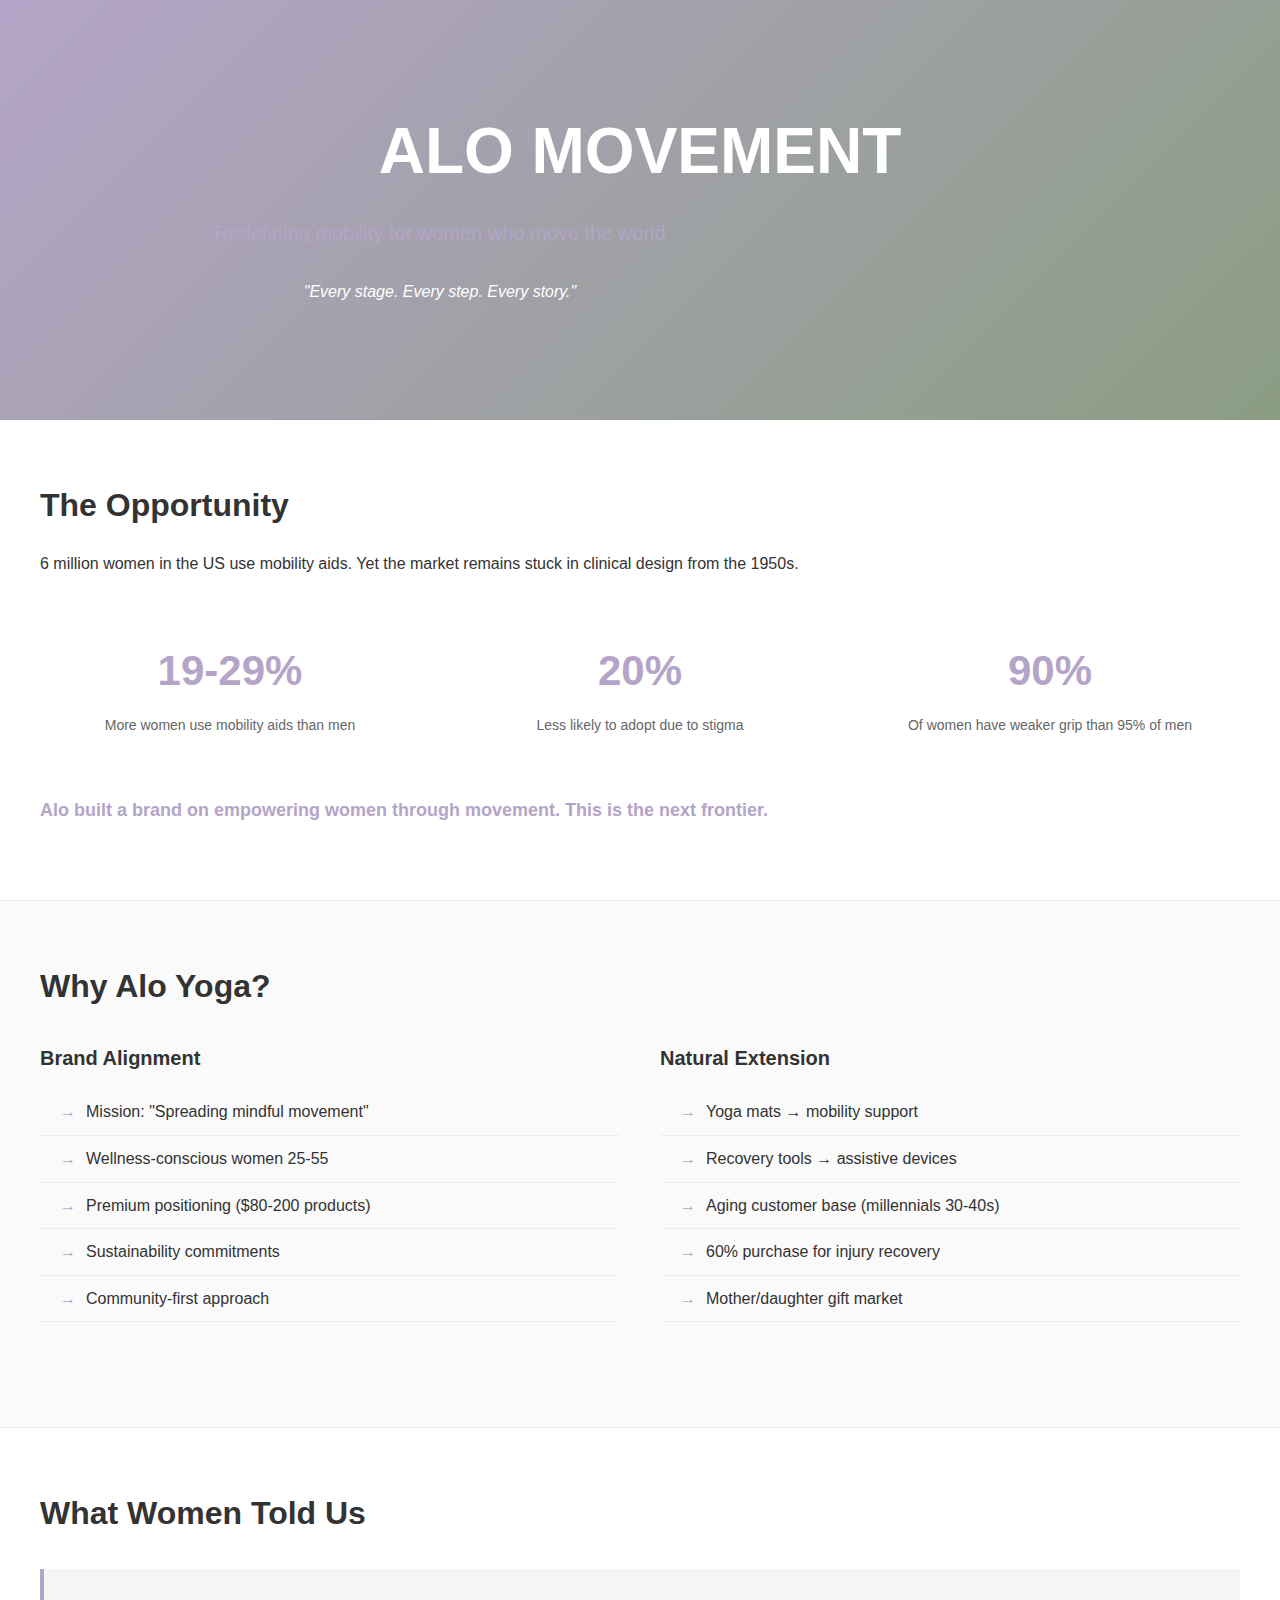
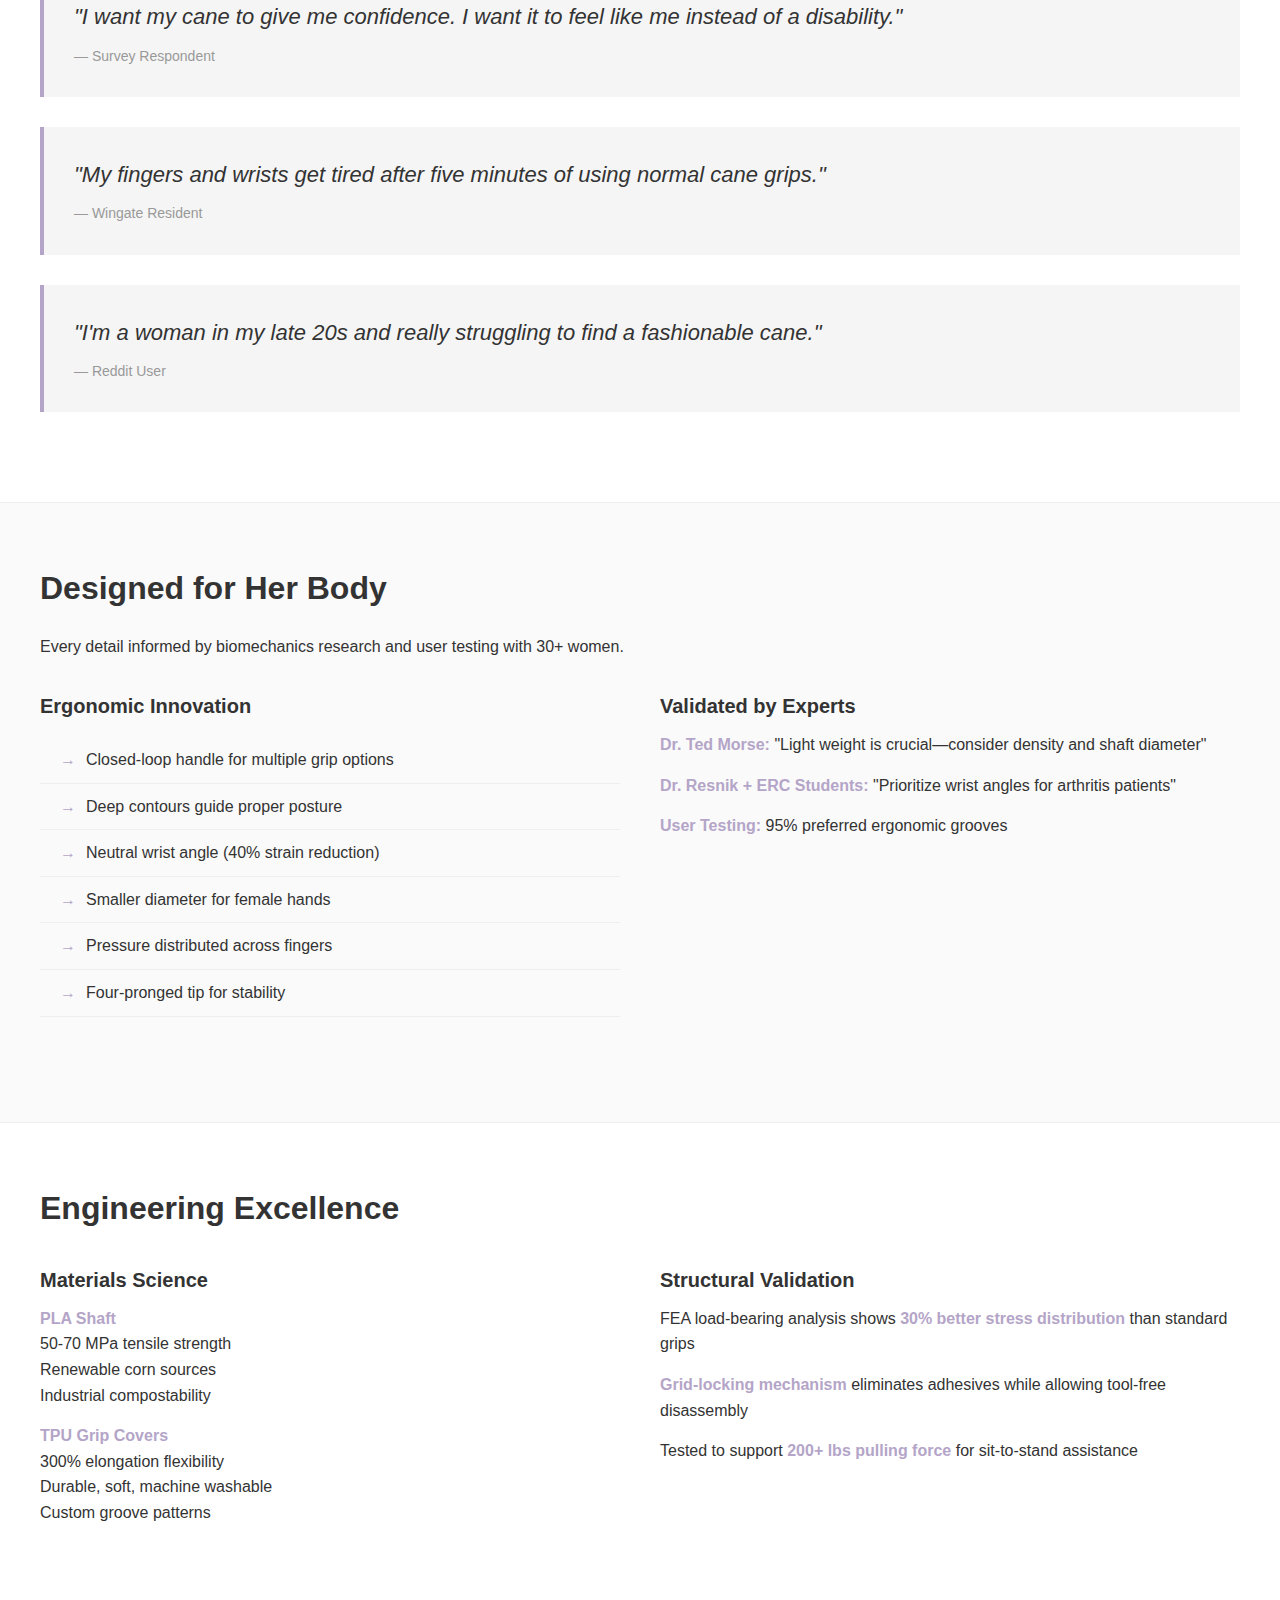
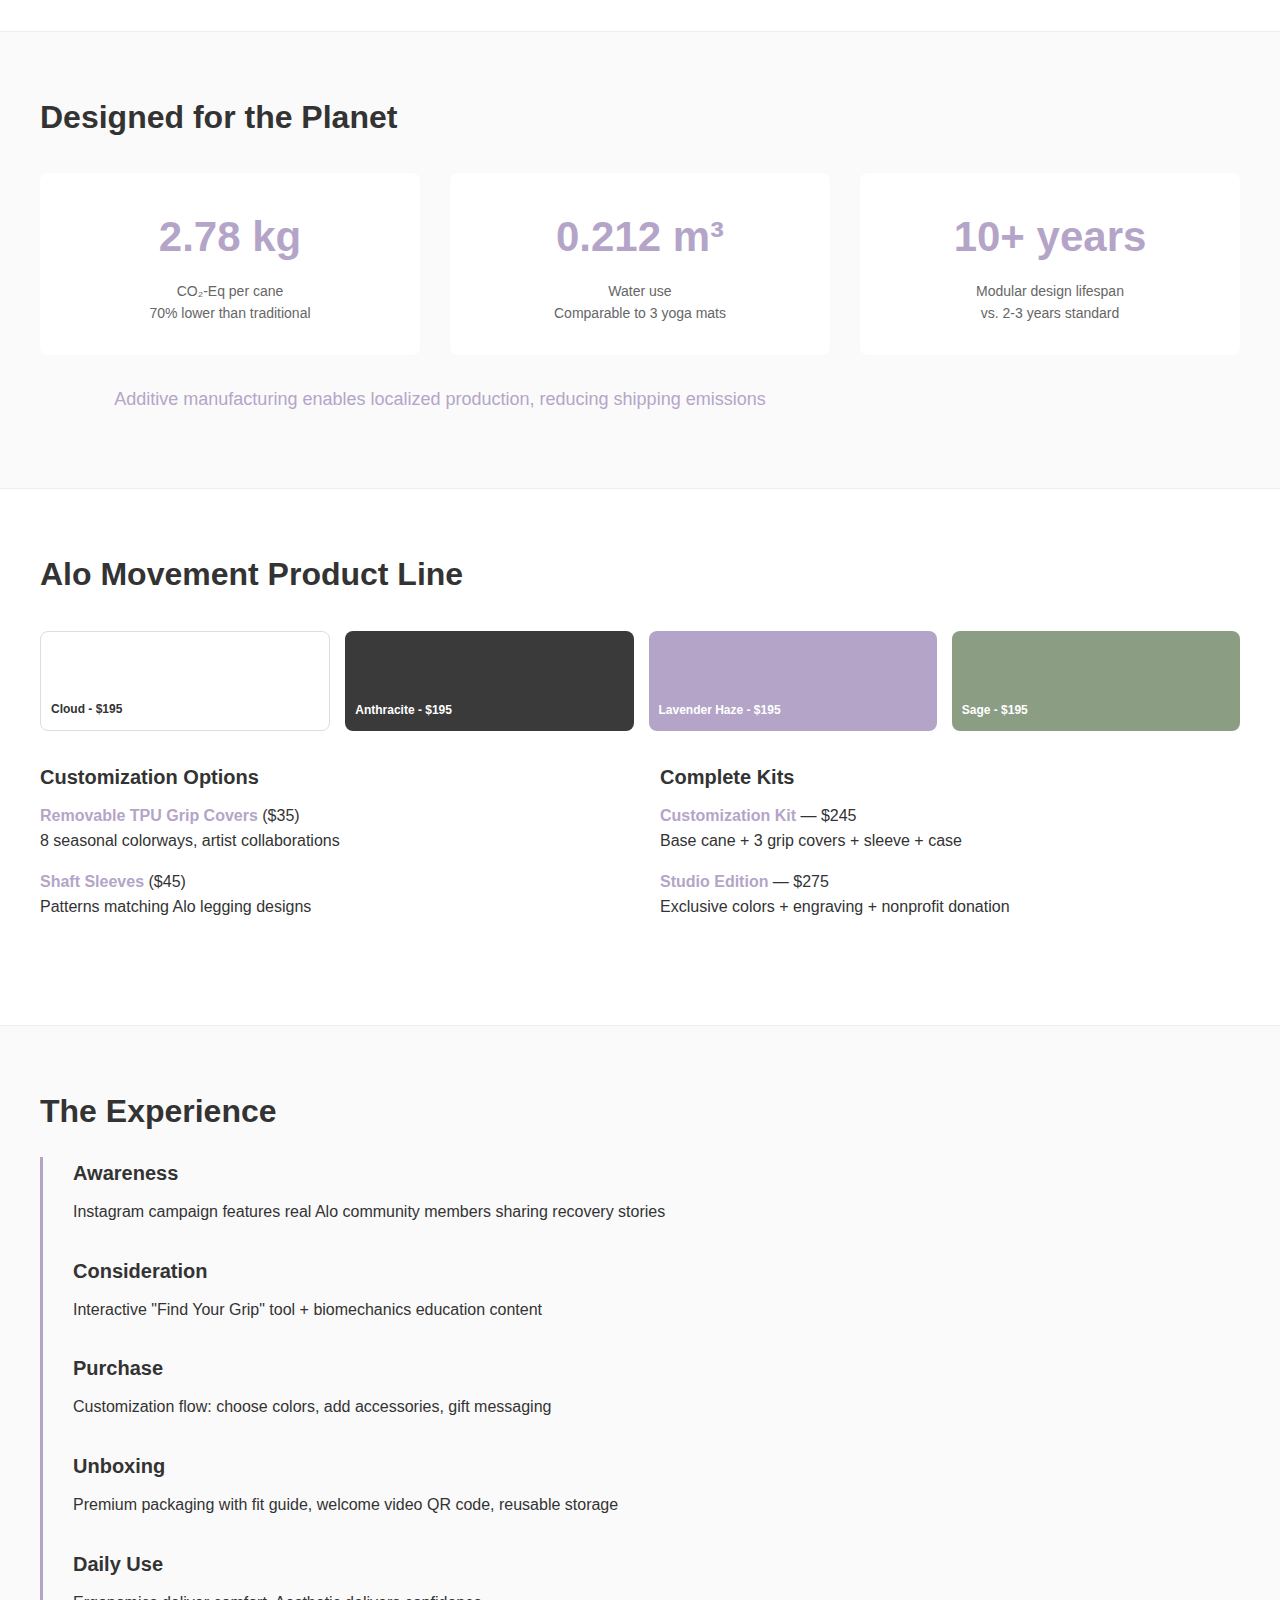
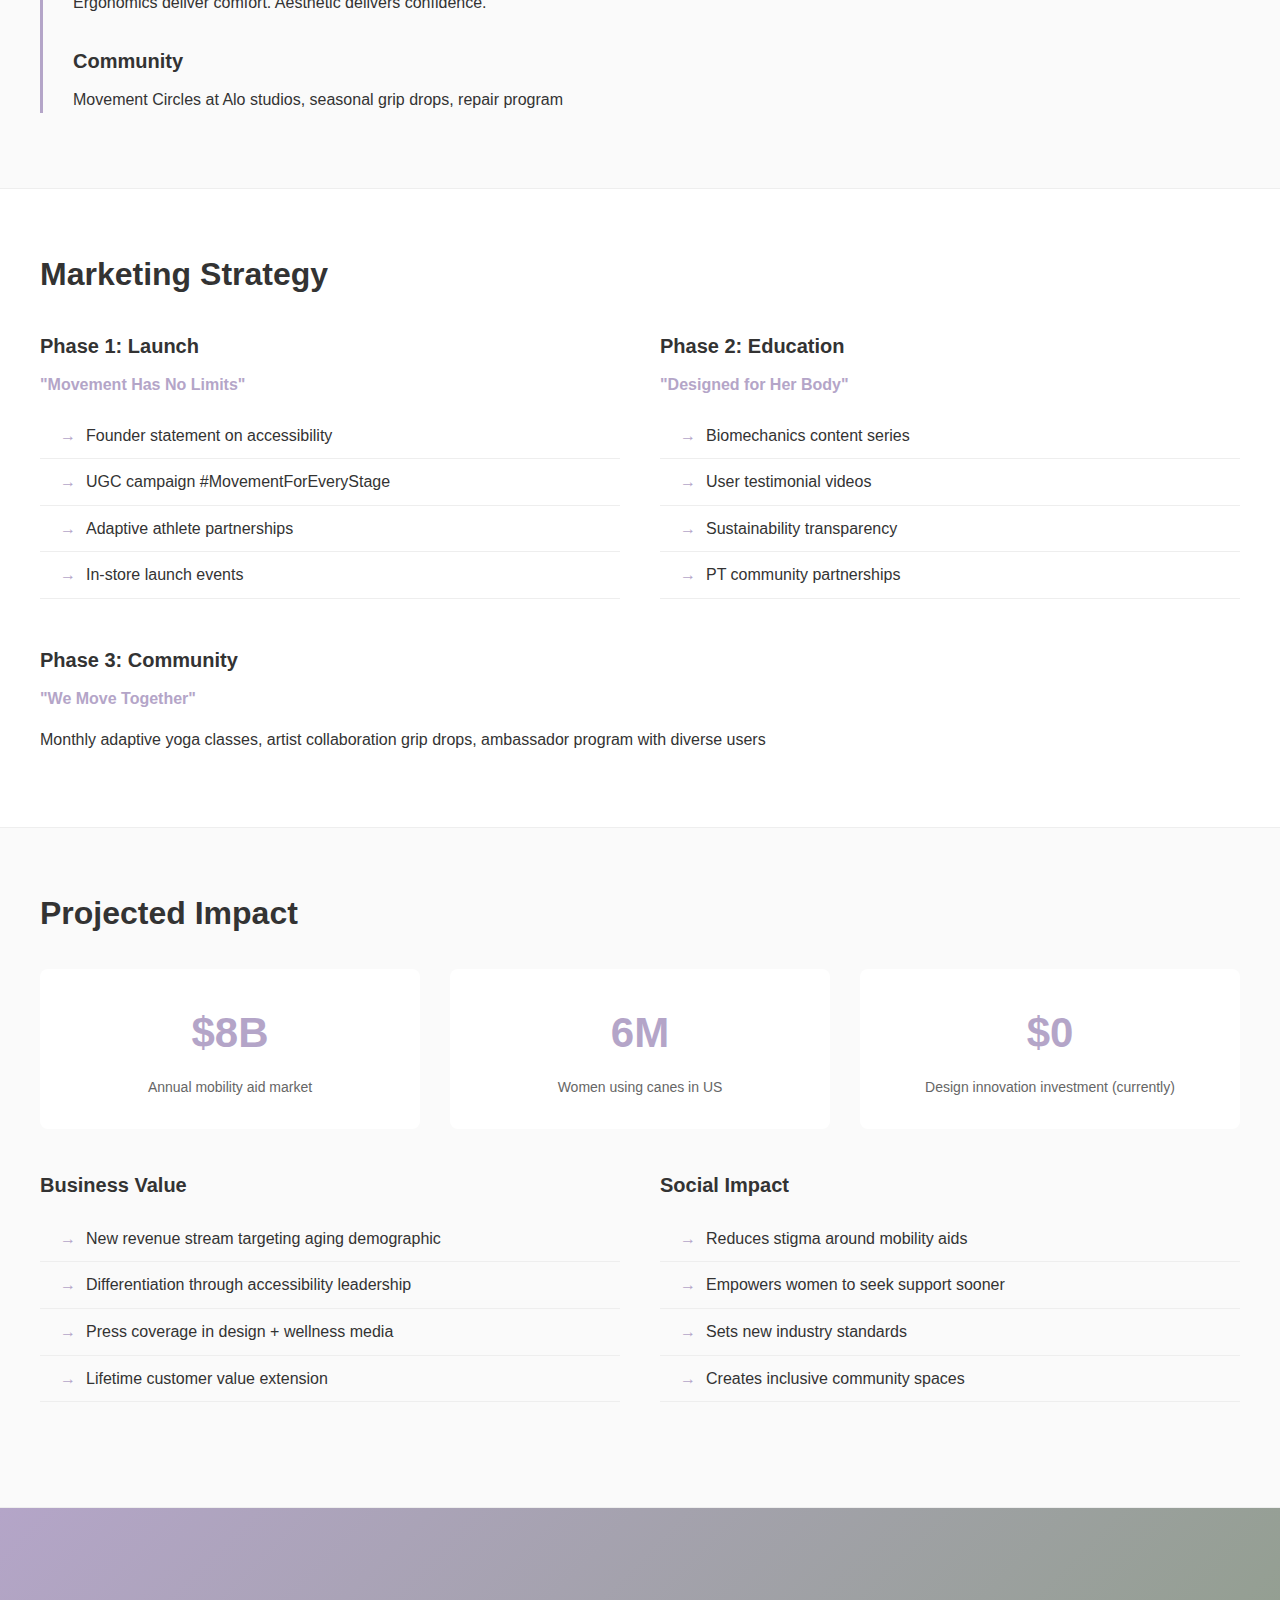
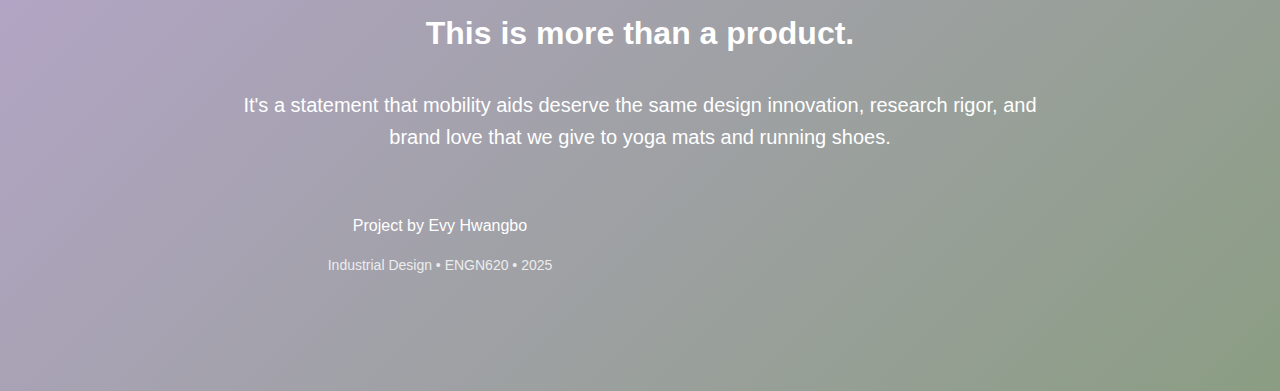
<file: file.html>
<!DOCTYPE html>
<html lang="en">
<head>
    <meta charset="UTF-8">
    <meta name="viewport" content="width=device-width, initial-scale=1.0">
    <style>
        * {
            margin: 0;
            padding: 0;
            box-sizing: border-box;
        }
        
        body {
            font-family: -apple-system, BlinkMacSystemFont, 'Segoe UI', sans-serif;
            line-height: 1.6;
            color: #333;
            background: white;
        }
        
        .section {
            padding: 60px 40px;
            border-bottom: 1px solid #eee;
        }
        
        .section:nth-child(odd) {
            background: #fafafa;
        }
        
        h1 {
            font-size: 48px;
            margin-bottom: 15px;
            font-weight: 700;
        }
        
        h2 {
            font-size: 32px;
            margin-bottom: 20px;
            font-weight: 600;
        }
        
        h3 {
            font-size: 20px;
            margin-bottom: 10px;
            font-weight: 600;
        }
        
        p {
            font-size: 16px;
            margin-bottom: 15px;
            max-width: 800px;
        }
        
        .subtitle {
            font-size: 20px;
            color: #B4A5C8;
            margin-bottom: 30px;
        }
        
        .hero {
            text-align: center;
            padding: 100px 40px;
            background: linear-gradient(135deg, #B4A5C8, #8B9D83);
            color: white;
        }
        
        .hero h1 {
            font-size: 64px;
            color: white;
        }
        
        .stats {
            display: grid;
            grid-template-columns: repeat(3, 1fr);
            gap: 30px;
            margin: 30px 0;
        }
        
        .stat {
            text-align: center;
            padding: 30px;
            background: white;
            border-radius: 8px;
        }
        
        .stat-number {
            font-size: 42px;
            font-weight: 700;
            color: #B4A5C8;
            margin-bottom: 10px;
        }
        
        .stat-label {
            font-size: 14px;
            color: #666;
        }
        
        .grid {
            display: grid;
            grid-template-columns: 1fr 1fr;
            gap: 40px;
            margin: 30px 0;
        }
        
        ul {
            list-style: none;
            margin: 15px 0;
        }
        
        li {
            padding: 10px 0;
            padding-left: 20px;
            border-bottom: 1px solid #eee;
        }
        
        li:before {
            content: "→";
            margin-right: 10px;
            color: #B4A5C8;
            font-weight: bold;
        }
        
        .quote {
            font-size: 22px;
            font-style: italic;
            padding: 30px;
            background: #f5f5f5;
            border-left: 4px solid #B4A5C8;
            margin: 30px 0;
        }
        
        .quote-author {
            font-size: 14px;
            font-style: normal;
            color: #999;
            margin-top: 10px;
        }
        
        .colors {
            display: flex;
            gap: 15px;
            margin: 30px 0;
        }
        
        .color {
            flex: 1;
            height: 100px;
            border-radius: 8px;
            display: flex;
            align-items: flex-end;
            padding: 10px;
            color: white;
            font-size: 12px;
            font-weight: 600;
        }
        
        strong {
            color: #B4A5C8;
        }
    </style>
</head>
<body>

<!-- HERO -->
<div class="hero">
    <h1>ALO MOVEMENT</h1>
    <p class="subtitle">Redefining mobility for women who move the world</p>
    <p style="margin-top: 30px; font-style: italic;">"Every stage. Every step. Every story."</p>
</div>

<!-- OPPORTUNITY -->
<div class="section">
    <h2>The Opportunity</h2>
    <p>6 million women in the US use mobility aids. Yet the market remains stuck in clinical design from the 1950s.</p>
    
    <div class="stats">
        <div class="stat">
            <div class="stat-number">19-29%</div>
            <div class="stat-label">More women use mobility aids than men</div>
        </div>
        <div class="stat">
            <div class="stat-number">20%</div>
            <div class="stat-label">Less likely to adopt due to stigma</div>
        </div>
        <div class="stat">
            <div class="stat-number">90%</div>
            <div class="stat-label">Of women have weaker grip than 95% of men</div>
        </div>
    </div>
    
    <p style="font-size: 18px; color: #B4A5C8; margin-top: 30px;"><strong>Alo built a brand on empowering women through movement. This is the next frontier.</strong></p>
</div>

<!-- WHY ALO -->
<div class="section">
    <h2>Why Alo Yoga?</h2>
    <div class="grid">
        <div>
            <h3>Brand Alignment</h3>
            <ul>
                <li>Mission: "Spreading mindful movement"</li>
                <li>Wellness-conscious women 25-55</li>
                <li>Premium positioning ($80-200 products)</li>
                <li>Sustainability commitments</li>
                <li>Community-first approach</li>
            </ul>
        </div>
        <div>
            <h3>Natural Extension</h3>
            <ul>
                <li>Yoga mats → mobility support</li>
                <li>Recovery tools → assistive devices</li>
                <li>Aging customer base (millennials 30-40s)</li>
                <li>60% purchase for injury recovery</li>
                <li>Mother/daughter gift market</li>
            </ul>
        </div>
    </div>
</div>

<!-- PROBLEM -->
<div class="section">
    <h2>What Women Told Us</h2>
    
    <div class="quote">
        "I want my cane to give me confidence. I want it to feel like me instead of a disability."
        <div class="quote-author">— Survey Respondent</div>
    </div>
    
    <div class="quote">
        "My fingers and wrists get tired after five minutes of using normal cane grips."
        <div class="quote-author">— Wingate Resident</div>
    </div>
    
    <div class="quote">
        "I'm a woman in my late 20s and really struggling to find a fashionable cane."
        <div class="quote-author">— Reddit User</div>
    </div>
</div>

<!-- SOLUTION -->
<div class="section">
    <h2>Designed for Her Body</h2>
    <p>Every detail informed by biomechanics research and user testing with 30+ women.</p>
    
    <div class="grid">
        <div>
            <h3>Ergonomic Innovation</h3>
            <ul>
                <li>Closed-loop handle for multiple grip options</li>
                <li>Deep contours guide proper posture</li>
                <li>Neutral wrist angle (40% strain reduction)</li>
                <li>Smaller diameter for female hands</li>
                <li>Pressure distributed across fingers</li>
                <li>Four-pronged tip for stability</li>
            </ul>
        </div>
        <div>
            <h3>Validated by Experts</h3>
            <p><strong>Dr. Ted Morse:</strong> "Light weight is crucial—consider density and shaft diameter"</p>
            <p><strong>Dr. Resnik + ERC Students:</strong> "Prioritize wrist angles for arthritis patients"</p>
            <p><strong>User Testing:</strong> 95% preferred ergonomic grooves</p>
        </div>
    </div>
</div>

<!-- ENGINEERING -->
<div class="section">
    <h2>Engineering Excellence</h2>
    
    <div class="grid">
        <div>
            <h3>Materials Science</h3>
            <p><strong>PLA Shaft</strong><br>
            50-70 MPa tensile strength<br>
            Renewable corn sources<br>
            Industrial compostability</p>
            
            <p><strong>TPU Grip Covers</strong><br>
            300% elongation flexibility<br>
            Durable, soft, machine washable<br>
            Custom groove patterns</p>
        </div>
        <div>
            <h3>Structural Validation</h3>
            <p>FEA load-bearing analysis shows <strong>30% better stress distribution</strong> than standard grips</p>
            
            <p><strong>Grid-locking mechanism</strong> eliminates adhesives while allowing tool-free disassembly</p>
            
            <p>Tested to support <strong>200+ lbs pulling force</strong> for sit-to-stand assistance</p>
        </div>
    </div>
</div>

<!-- SUSTAINABILITY -->
<div class="section">
    <h2>Designed for the Planet</h2>
    
    <div class="stats">
        <div class="stat">
            <div class="stat-number">2.78 kg</div>
            <div class="stat-label">CO₂-Eq per cane<br>70% lower than traditional</div>
        </div>
        <div class="stat">
            <div class="stat-number">0.212 m³</div>
            <div class="stat-label">Water use<br>Comparable to 3 yoga mats</div>
        </div>
        <div class="stat">
            <div class="stat-number">10+ years</div>
            <div class="stat-label">Modular design lifespan<br>vs. 2-3 years standard</div>
        </div>
    </div>
    
    <p style="text-align: center; margin-top: 30px; font-size: 18px; color: #B4A5C8;">Additive manufacturing enables localized production, reducing shipping emissions</p>
</div>

<!-- PRODUCT LINE -->
<div class="section">
    <h2>Alo Movement Product Line</h2>
    
    <div class="colors">
        <div class="color" style="background: #FFFFFF; color: #333; border: 1px solid #ddd;">Cloud - $195</div>
        <div class="color" style="background: #3A3A3A;">Anthracite - $195</div>
        <div class="color" style="background: #B4A5C8;">Lavender Haze - $195</div>
        <div class="color" style="background: #8B9D83;">Sage - $195</div>
    </div>
    
    <div class="grid">
        <div>
            <h3>Customization Options</h3>
            <p><strong>Removable TPU Grip Covers</strong> ($35)<br>
            8 seasonal colorways, artist collaborations</p>
            
            <p><strong>Shaft Sleeves</strong> ($45)<br>
            Patterns matching Alo legging designs</p>
        </div>
        <div>
            <h3>Complete Kits</h3>
            <p><strong>Customization Kit</strong> — $245<br>
            Base cane + 3 grip covers + sleeve + case</p>
            
            <p><strong>Studio Edition</strong> — $275<br>
            Exclusive colors + engraving + nonprofit donation</p>
        </div>
    </div>
</div>

<!-- USER JOURNEY -->
<div class="section">
    <h2>The Experience</h2>
    
    <div style="padding-left: 30px; border-left: 3px solid #B4A5C8;">
        <div style="margin-bottom: 30px;">
            <h3>Awareness</h3>
            <p>Instagram campaign features real Alo community members sharing recovery stories</p>
        </div>
        <div style="margin-bottom: 30px;">
            <h3>Consideration</h3>
            <p>Interactive "Find Your Grip" tool + biomechanics education content</p>
        </div>
        <div style="margin-bottom: 30px;">
            <h3>Purchase</h3>
            <p>Customization flow: choose colors, add accessories, gift messaging</p>
        </div>
        <div style="margin-bottom: 30px;">
            <h3>Unboxing</h3>
            <p>Premium packaging with fit guide, welcome video QR code, reusable storage</p>
        </div>
        <div style="margin-bottom: 30px;">
            <h3>Daily Use</h3>
            <p>Ergonomics deliver comfort. Aesthetic delivers confidence.</p>
        </div>
        <div>
            <h3>Community</h3>
            <p>Movement Circles at Alo studios, seasonal grip drops, repair program</p>
        </div>
    </div>
</div>

<!-- MARKETING -->
<div class="section">
    <h2>Marketing Strategy</h2>
    
    <div class="grid">
        <div>
            <h3>Phase 1: Launch</h3>
            <p><strong>"Movement Has No Limits"</strong></p>
            <ul>
                <li>Founder statement on accessibility</li>
                <li>UGC campaign #MovementForEveryStage</li>
                <li>Adaptive athlete partnerships</li>
                <li>In-store launch events</li>
            </ul>
        </div>
        <div>
            <h3>Phase 2: Education</h3>
            <p><strong>"Designed for Her Body"</strong></p>
            <ul>
                <li>Biomechanics content series</li>
                <li>User testimonial videos</li>
                <li>Sustainability transparency</li>
                <li>PT community partnerships</li>
            </ul>
        </div>
    </div>
    
    <div style="margin-top: 30px;">
        <h3>Phase 3: Community</h3>
        <p><strong>"We Move Together"</strong></p>
        <p>Monthly adaptive yoga classes, artist collaboration grip drops, ambassador program with diverse users</p>
    </div>
</div>

<!-- IMPACT -->
<div class="section">
    <h2>Projected Impact</h2>
    
    <div class="stats">
        <div class="stat">
            <div class="stat-number">$8B</div>
            <div class="stat-label">Annual mobility aid market</div>
        </div>
        <div class="stat">
            <div class="stat-number">6M</div>
            <div class="stat-label">Women using canes in US</div>
        </div>
        <div class="stat">
            <div class="stat-number">$0</div>
            <div class="stat-label">Design innovation investment (currently)</div>
        </div>
    </div>
    
    <div class="grid" style="margin-top: 40px;">
        <div>
            <h3>Business Value</h3>
            <ul>
                <li>New revenue stream targeting aging demographic</li>
                <li>Differentiation through accessibility leadership</li>
                <li>Press coverage in design + wellness media</li>
                <li>Lifetime customer value extension</li>
            </ul>
        </div>
        <div>
            <h3>Social Impact</h3>
            <ul>
                <li>Reduces stigma around mobility aids</li>
                <li>Empowers women to seek support sooner</li>
                <li>Sets new industry standards</li>
                <li>Creates inclusive community spaces</li>
            </ul>
        </div>
    </div>
</div>

<!-- CLOSING -->
<div class="hero">
    <h2 style="color: white; margin-bottom: 30px;">This is more than a product.</h2>
    <p style="max-width: 800px; margin: 0 auto; font-size: 20px;">It's a statement that mobility aids deserve the same design innovation, research rigor, and brand love that we give to yoga mats and running shoes.</p>
    
    <div style="margin-top: 60px;">
        <p>Project by Evy Hwangbo</p>
        <p style="font-size: 14px; margin-top: 10px; opacity: 0.8;">Industrial Design • ENGN620 • 2025</p>
    </div>
</div>

</body>
</html>
</file>
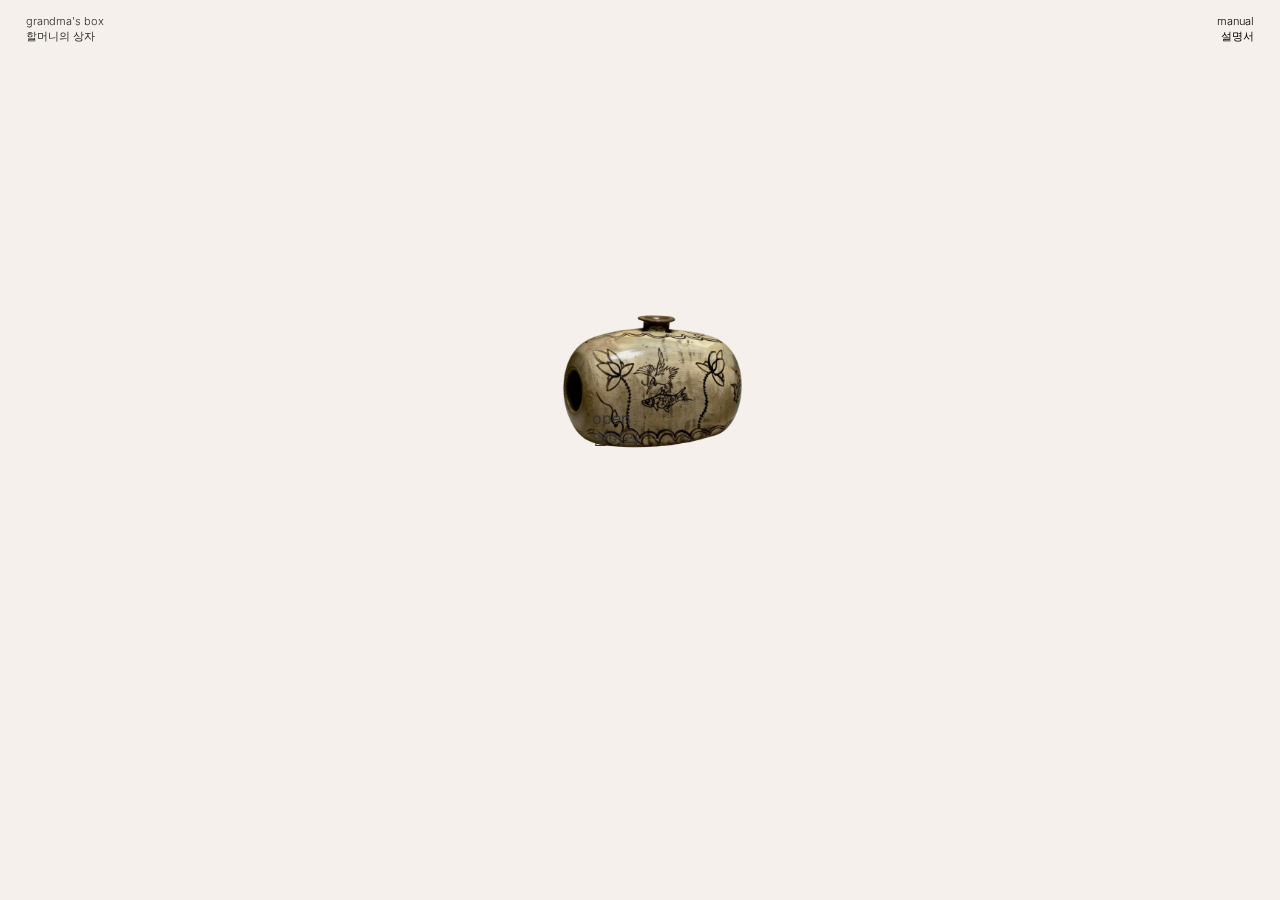
<file: hakk-vase1.html>
<!DOCTYPE html>
<html lang="en">
<head>
    <meta charset="UTF-8">
    <meta name="viewport" content="width=device-width, initial-scale=1.0">
    <title>hakk vase 1</title>
    <style>
        @import url('https://fonts.googleapis.com/css2?family=Inter:wght@300;400;500;600&display=swap');

        * {
            margin: 0;
            padding: 0;
            box-sizing: border-box;
            font-family: 'Inter', sans-serif;
            user-select: none;
        }

        body {
            width: 100vw;
            height: 100vh;
            overflow: hidden;
            background-color: #f5f0eb;
            cursor: none;
            display: flex;
            justify-content: center;
            align-items: center;
            position: relative;
        }

        #imageDisplay {
            position: absolute;
            object-fit: contain;
            transition: all 1.6s ease, filter 0.8s ease;
        }

        #imageDisplay.size-1 { 
            width: clamp(213px, 15.3vw, 298px);
            top: calc(50% - 3vh - clamp(213px, 15.3vw, 298px)/2 - 1vw);
            right: calc(50% - clamp(213px, 15.3vw, 298px)/2 - 1vw);
        }
        #imageDisplay.size-2 { 
            width: 600px;
            top: 50%;
            left: 50%;
            transform: translate(-50%, -50%);
        }
        #imageDisplay.size-3 { 
            width: 800px;
            top: 50%;
            left: 50%;
            transform: translate(-50%, -50%);
        }
        #imageDisplay.size-4 { 
            width: 1000px;
            top: 50%;
            left: 50%;
            transform: translate(-50%, -50%);
        }

        #imageDisplay.blur-transition {
            filter: blur(20px);
        }

        #imageDisplay.final-zoom {
            transform: translate(-50%, -50%) scale(13.5) translateY(8%) translateX(-2%);
        }

        .thumbprint {
            position: fixed;
            width: 240px;
            height: 240px;
            pointer-events: none;
            transform: translate(-50%, -50%);
            z-index: 9999;
        }

        .thumbprint img {
            width: 100%;
            height: 100%;
            object-fit: contain;
        }

        #custom-cursor {
            position: fixed;
            pointer-events: none;
            z-index: 10000;
            font-size: 16px;
            color: #333;
            transform: translate(-50%, -50%);
            white-space: nowrap;
        }

        .title {
            position: fixed;
            top: 1.5vh;
            left: 2vw;
            font-size: clamp(8px, 0.86vw, 12px);
            font-weight: 300;
            line-height: 1.4;
            text-align: left;
            z-index: 100;
            color: #2a2a2a;
            cursor: url('data:image/svg+xml;utf8,<svg xmlns="http://www.w3.org/2000/svg" width="34" height="34"><circle cx="17" cy="17" r="15" fill="%23d4956d" stroke="%23d4956d" stroke-width="1"/></svg>') 17 17, auto;
            transition: color 0.3s ease, font-weight 0.3s ease;
        }

        .title:hover {
            font-weight: 600;
        }

        .manual {
            position: fixed;
            top: 1.5vh;
            right: 2vw;
            font-size: clamp(8px, 0.86vw, 12px);
            font-weight: 300;
            line-height: 1.4;
            text-align: right;
            z-index: 100;
            cursor: url('data:image/svg+xml;utf8,<svg xmlns="http://www.w3.org/2000/svg" width="34" height="34"><circle cx="17" cy="17" r="15" fill="%23d4956d" stroke="%23d4956d" stroke-width="1"/></svg>') 17 17, auto;
            transition: color 0.3s ease, font-weight 0.3s ease;
        }

        .manual:active {
            cursor: url('data:image/svg+xml;utf8,<svg xmlns="http://www.w3.org/2000/svg" width="34" height="34"><circle cx="17" cy="17" r="15" fill="%23d4956d" stroke="%23d4956d" stroke-width="1"/></svg>') 17 17, auto;
        }

        .manual.active {
            color: white;
            font-weight: 600;
        }

        .manual-panel {
            position: fixed;
            top: 0;
            right: -30vw;
            width: 30vw;
            height: 100vh;
            background-color: #000;
            color: #fff;
            z-index: 99;
            transition: right 0.4s ease;
            padding: 5vh 3vw;
            overflow-y: auto;
            pointer-events: none;
        }

        .manual-panel.active {
            right: 0;
            pointer-events: auto;
        }

        .manual-content {
            font-size: clamp(9px, 0.98vw, 13px);
            line-height: 1.8;
            font-weight: 300;
        }

        .manual-content p {
            margin-bottom: 2vh;
        }

        @keyframes fadeOut {
            from { opacity: 1; }
            to { opacity: 0; }
        }

        @keyframes fadeToBlack {
            from { opacity: 0; }
            to { opacity: 1; }
        }

        .black-overlay {
            position: fixed;
            top: 0;
            left: 0;
            width: 100vw;
            height: 100vh;
            background-color: #000;
            opacity: 0;
            z-index: 10001;
            pointer-events: none;
        }

        .black-overlay.active {
            animation: fadeToBlack 1.2s ease forwards;
        }

        body.fade-out #imageDisplay,
        body.fade-out .thumbprint {
            animation: fadeOut 1.2s ease forwards;
        }
    </style>
</head>
<body>
    <div class="title" onclick="goHome()">grandma's box<br />할머니의 상자</div>
    <div class="manual" onclick="toggleManual()">manual<br />설명서</div>

    <div class="manual-panel" id="manualPanel">
        <div class="manual-content">
            <p>dear grandchild,<br />be gentle with these trinkets</p>

            <p>there was war but there was beauty,<br />i'm sure of that.</p>

            <p>
                it's been a long time since anyone has<br />seen these. i've lived a
                long life.
            </p>

            <p>
                there is not much that i can say,<br />so much hardship, joy, erasure,
                rewriting.<br />i wanted to explain more to you but<br />the words
                wouldn't come.
            </p>

            <p>
                it's hard, you know?<br />to be honest with you, my grandchild,<br />i
                must first be honest with myself.
            </p>

            <p>sometimes it is easier to<br />show than to tell.</p>

            <p>
                there's 4 items for you;<br />video capsule<br />video capsule<br />picture
                capsule<br />audio capsule
            </p>

            <p>click whenever you are curious</p>
        </div>
    </div>

    <img id="imageDisplay">
    <div id="custom-cursor">open <br> 열어라</div>
    <div class="black-overlay" id="blackOverlay"></div>

    <script>
        // Array of images for hakk vase
        const images = [
            'images/hakk-vase-1.png',
            'images/hakk-vase-2.png',
            'images/hakk-vase-3.png',
            'images/hakk-vase-4.png'
        ];
        
        // Track current image index
        let currentIndex = 0;

        // Get elements
        const imageDisplay = document.getElementById('imageDisplay');
        const customCursor = document.getElementById('custom-cursor');
        
        // Set initial image
        imageDisplay.src = images[currentIndex];
        imageDisplay.className = 'size-' + (currentIndex + 1);

        // Create thumbprint effect
        function createThumbprint(x, y) {
            const thumbprint = document.createElement('div');
            thumbprint.className = 'thumbprint';
            thumbprint.style.left = x + 'px';
            thumbprint.style.top = y + 'px';
            
            const img = document.createElement('img');
            img.src = 'images/thumbprint.png';
            thumbprint.appendChild(img);
            
            document.body.appendChild(thumbprint);
        }

        // Toggle manual panel function
        function toggleManual() {
            const panel = document.getElementById('manualPanel');
            const manualBtn = document.querySelector('.manual');

            panel.classList.toggle('active');
            manualBtn.classList.toggle('active');
        }

        // Go home function
        function goHome() {
            window.location.href = 'index.html';
        }

        // Add click event listener to body
        document.body.addEventListener('click', function(e) {
            // Ignore clicks on manual and title buttons
            if (e.target.closest('.manual') || e.target.closest('.title') || e.target.closest('.manual-panel')) {
                return;
            }

            // Create thumbprint
            createThumbprint(e.clientX, e.clientY);
            
            if (currentIndex === 3) {
                // Last image, trigger final animation
                currentIndex = 4;
                imageDisplay.classList.add('final-zoom');
                
                // Fade out and fade to black
                setTimeout(() => {
                    document.body.classList.add('fade-out');
                    document.getElementById('blackOverlay').classList.add('active');
                }, 400);
                
                setTimeout(() => {
                    window.location.href = 'hakk-vase2.html';
                }, 1600);
            } else {
                // Blur out current image
                imageDisplay.classList.add('blur-transition');
                
                setTimeout(() => {
                    // Move to next image
                    currentIndex++;
                    imageDisplay.src = images[currentIndex];
                    imageDisplay.className = 'size-' + (currentIndex + 1);
                    
                    // Blur in new image
                    setTimeout(() => {
                        imageDisplay.classList.remove('blur-transition');
                    }, 50);
                }, 400);
            }
        });

        // Update custom cursor position
        document.addEventListener('mousemove', function(e) {
            customCursor.style.left = e.clientX + 'px';
            customCursor.style.top = e.clientY + 'px';
        });
    </script>
</body>
</html>
</file>
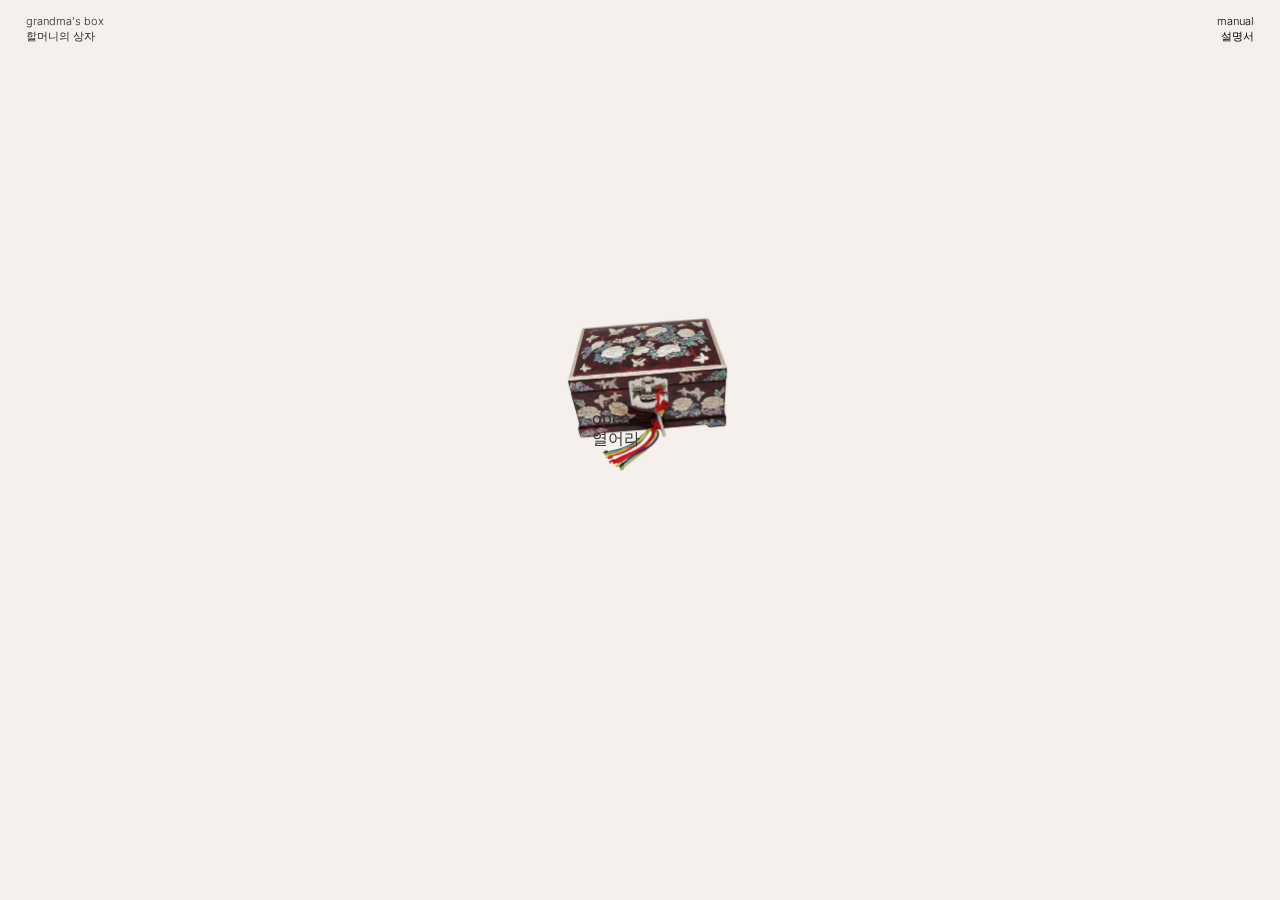
<file: jewelry-box1.html>
<!DOCTYPE html>
<html lang="en">
<head>
    <meta charset="UTF-8">
    <meta name="viewport" content="width=device-width, initial-scale=1.0">
    <title>jewelry box 1</title>
    <style>
        @import url('https://fonts.googleapis.com/css2?family=Inter:wght@300;400;500;600&display=swap');

        * {
            margin: 0;
            padding: 0;
            box-sizing: border-box;
            font-family: 'Inter', sans-serif;
            user-select: none;
        }

        body {
            width: 100vw;
            height: 100vh;
            overflow: hidden;
            background-color: #f5f0eb;
            cursor: none;
            display: flex;
            justify-content: center;
            align-items: center;
            position: relative;
        }

        #imageDisplay {
            position: absolute;
            object-fit: contain;
            transition: all 1.6s ease, filter 0.8s ease;
        }

        #imageDisplay.size-1 { 
            width: clamp(203px, 15.3vw, 278px);
            top: calc(50% - 3vh - clamp(203px, 15.3vw, 278px)/2 - 1vw);
            right: calc(50% - clamp(203px, 15.3vw, 278px)/2 - 1vw);
        }
        #imageDisplay.size-2 { 
            width: 600px;
            top: 50%;
            left: 50%;
            transform: translate(-50%, -50%);
        }
        #imageDisplay.size-3 { 
            width: 750px;
            top: 50%;
            left: 50%;
            transform: translate(-50%, -50%);
        }
        #imageDisplay.size-4 { 
            width: 1300px;
            top: 50%;
            left: 50%;
            transform: translate(-50%, -50%);
        }

        #imageDisplay.blur-transition {
            filter: blur(20px);
        }

        #imageDisplay.final-zoom {
            transform: translate(-50%, -50%) scale(13.5) translateY(8%) translateX(-2%);
        }

        .thumbprint {
            position: fixed;
            width: 240px;
            height: 240px;
            pointer-events: none;
            transform: translate(-50%, -50%);
            z-index: 9999;
        }

        .thumbprint img {
            width: 100%;
            height: 100%;
            object-fit: contain;
        }

        #custom-cursor {
            position: fixed;
            pointer-events: none;
            z-index: 10000;
            font-size: 16px;
            color: #333;
            transform: translate(-50%, -50%);
            white-space: nowrap;
        }

        .title {
            position: fixed;
            top: 1.5vh;
            left: 2vw;
            font-size: clamp(8px, 0.86vw, 12px);
            font-weight: 300;
            line-height: 1.4;
            text-align: left;
            z-index: 100;
            color: #2a2a2a;
            cursor: url('data:image/svg+xml;utf8,<svg xmlns="http://www.w3.org/2000/svg" width="34" height="34"><circle cx="17" cy="17" r="15" fill="%23d4956d" stroke="%23d4956d" stroke-width="1"/></svg>') 17 17, auto;
            transition: color 0.3s ease, font-weight 0.3s ease;
        }

        .title:hover {
            font-weight: 600;
        }

        .manual {
            position: fixed;
            top: 1.5vh;
            right: 2vw;
            font-size: clamp(8px, 0.86vw, 12px);
            font-weight: 300;
            line-height: 1.4;
            text-align: right;
            z-index: 100;
            cursor: url('data:image/svg+xml;utf8,<svg xmlns="http://www.w3.org/2000/svg" width="34" height="34"><circle cx="17" cy="17" r="15" fill="%23d4956d" stroke="%23d4956d" stroke-width="1"/></svg>') 17 17, auto;
            transition: color 0.3s ease, font-weight 0.3s ease;
        }

        .manual:active {
            cursor: url('data:image/svg+xml;utf8,<svg xmlns="http://www.w3.org/2000/svg" width="34" height="34"><circle cx="17" cy="17" r="15" fill="%23d4956d" stroke="%23d4956d" stroke-width="1"/></svg>') 17 17, auto;
        }

        .manual.active {
            color: white;
            font-weight: 600;
        }

        .manual-panel {
            position: fixed;
            top: 0;
            right: -30vw;
            width: 30vw;
            height: 100vh;
            background-color: #000;
            color: #fff;
            z-index: 99;
            transition: right 0.4s ease;
            padding: 5vh 3vw;
            overflow-y: auto;
            pointer-events: none;
        }

        .manual-panel.active {
            right: 0;
            pointer-events: auto;
        }

        .manual-content {
            font-size: clamp(9px, 0.98vw, 13px);
            line-height: 1.8;
            font-weight: 300;
        }

        .manual-content p {
            margin-bottom: 2vh;
        }

        @keyframes fadeOut {
            from { opacity: 1; }
            to { opacity: 0; }
        }

        @keyframes fadeToBlack {
            from { opacity: 0; }
            to { opacity: 1; }
        }

        .black-overlay {
            position: fixed;
            top: 0;
            left: 0;
            width: 100vw;
            height: 100vh;
            background-color: #000;
            opacity: 0;
            z-index: 10001;
            pointer-events: none;
        }

        .black-overlay.active {
            animation: fadeToBlack 1.2s ease forwards;
        }

        body.fade-out #imageDisplay,
        body.fade-out .thumbprint {
            animation: fadeOut 1.2s ease forwards;
        }
    </style>
</head>
<body>
    <div class="title" onclick="goHome()">grandma's box<br />할머니의 상자</div>
    <div class="manual" onclick="toggleManual()">manual<br />설명서</div>

    <div class="manual-panel" id="manualPanel">
        <div class="manual-content">
            <p>dear grandchild,<br />be gentle with these trinkets</p>

            <p>there was war but there was beauty,<br />i'm sure of that.</p>

            <p>
                it's been a long time since anyone has<br />seen these. i've lived a
                long life.
            </p>

            <p>
                there is not much that i can say,<br />so much hardship, joy, erasure,
                rewriting.<br />i wanted to explain more to you but<br />the words
                wouldn't come.
            </p>

            <p>
                it's hard, you know?<br />to be honest with you, my grandchild,<br />i
                must first be honest with myself.
            </p>

            <p>sometimes it is easier to<br />show than to tell.</p>

            <p>
                there's 4 items for you;<br />video capsule<br />video capsule<br />picture
                capsule<br />audio capsule
            </p>

            <p>click whenever you are curious</p>
        </div>
    </div>

    <img id="imageDisplay">
    <div id="custom-cursor">open <br> 열어라</div>
    <div class="black-overlay" id="blackOverlay"></div>

    <script>
        // Array of images for jewelry box
        const images = [
            'images/jewelry-box-1.png',
            'images/jewelry-box-2.png',
            'images/jewelry-box-3.png',
            'images/jewelry-box-4.png'
        ];
        
        // Track current image index
        let currentIndex = 0;

        // Get elements
        const imageDisplay = document.getElementById('imageDisplay');
        const customCursor = document.getElementById('custom-cursor');
        
        // Set initial image
        imageDisplay.src = images[currentIndex];
        imageDisplay.className = 'size-' + (currentIndex + 1);

        // Create thumbprint effect
        function createThumbprint(x, y) {
            const thumbprint = document.createElement('div');
            thumbprint.className = 'thumbprint';
            thumbprint.style.left = x + 'px';
            thumbprint.style.top = y + 'px';
            
            const img = document.createElement('img');
            img.src = 'images/thumbprint.png';
            thumbprint.appendChild(img);
            
            document.body.appendChild(thumbprint);
        }

        // Toggle manual panel function
        function toggleManual() {
            const panel = document.getElementById('manualPanel');
            const manualBtn = document.querySelector('.manual');

            panel.classList.toggle('active');
            manualBtn.classList.toggle('active');
        }

        // Go home function
        function goHome() {
            window.location.href = 'index.html';
        }

        // Add click event listener to body
        document.body.addEventListener('click', function(e) {
            // Ignore clicks on manual and title buttons
            if (e.target.closest('.manual') || e.target.closest('.title') || e.target.closest('.manual-panel')) {
                return;
            }

            // Create thumbprint
            createThumbprint(e.clientX, e.clientY);
            
            if (currentIndex === 3) {
                // Last image, trigger final animation
                currentIndex = 4;
                imageDisplay.classList.add('final-zoom');
                
                // Fade out and fade to black
                setTimeout(() => {
                    document.body.classList.add('fade-out');
                    document.getElementById('blackOverlay').classList.add('active');
                }, 400);
                
                setTimeout(() => {
                    window.location.href = 'jewelry-box2.html';
                }, 1600);
            } else {
                // Blur out current image
                imageDisplay.classList.add('blur-transition');
                
                setTimeout(() => {
                    // Move to next image
                    currentIndex++;
                    imageDisplay.src = images[currentIndex];
                    imageDisplay.className = 'size-' + (currentIndex + 1);
                    
                    // Blur in new image
                    setTimeout(() => {
                        imageDisplay.classList.remove('blur-transition');
                    }, 50);
                }, 400);
            }
        });

        // Update custom cursor position
        document.addEventListener('mousemove', function(e) {
            customCursor.style.left = e.clientX + 'px';
            customCursor.style.top = e.clientY + 'px';
        });
    </script>
</body>
</html>
</file>
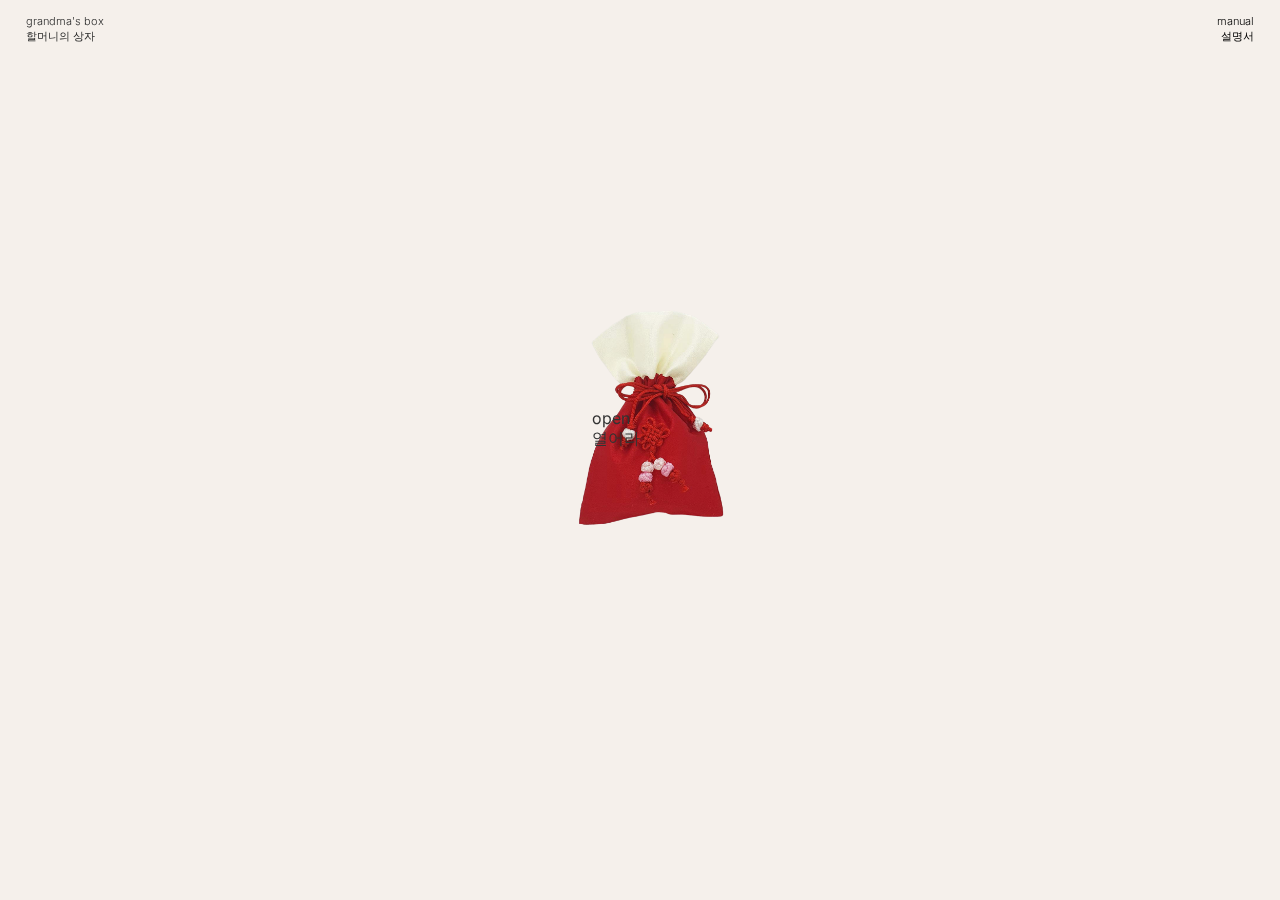
<file: silk-pouch1.html>
<!DOCTYPE html>
<html lang="en">
<head>
    <meta charset="UTF-8">
    <meta name="viewport" content="width=device-width, initial-scale=1.0">
    <title>silk pouch 1</title>
    <style>
        @import url('https://fonts.googleapis.com/css2?family=Inter:wght@300;400;500;600&display=swap');

        * {
            margin: 0;
            padding: 0;
            box-sizing: border-box;
            font-family: 'Inter', sans-serif;
            user-select: none;
        }

        body {
            width: 100vw;
            height: 100vh;
            overflow: hidden;
            background-color: #f5f0eb;
            cursor: none;
            display: flex;
            justify-content: center;
            align-items: center;
            position: relative;
        }

        #imageDisplay {
            position: absolute;
            object-fit: contain;
            transition: all 1.6s ease, filter 0.8s ease;
        }

        #imageDisplay.size-1 { 
            width: clamp(213px, 15.3vw, 298px);
            top: calc(50% - 3vh - clamp(213px, 15.3vw, 298px)/2 - 1vw);
            right: calc(50% - clamp(213px, 15.3vw, 298px)/2 - 1vw);
        }
        #imageDisplay.size-2 { 
            width: 600px;
            top: 50%;
            left: 50%;
            transform: translate(-50%, -50%);
        }
        #imageDisplay.size-3 { 
            width: 650px;
            top: 50%;
            left: 50%;
            transform: translate(-50%, -50%);
        }
        #imageDisplay.size-4 { 
            width: 1000px;
            top: 65%;
            left: 50%;
            transform: translate(-50%, -50%);
        }

        #imageDisplay.blur-transition {
            filter: blur(20px);
        }

        #imageDisplay.final-zoom {
            transform: translate(-50%, -50%) scale(13.5) translateY(35%) translateX(-2%);
        }

        .thumbprint {
            position: fixed;
            width: 240px;
            height: 240px;
            pointer-events: none;
            transform: translate(-50%, -50%);
            z-index: 9999;
        }

        .thumbprint img {
            width: 100%;
            height: 100%;
            object-fit: contain;
        }

        #custom-cursor {
            position: fixed;
            pointer-events: none;
            z-index: 10000;
            font-size: 16px;
            color: #333;
            transform: translate(-50%, -50%);
            white-space: nowrap;
        }

        .title {
            position: fixed;
            top: 1.5vh;
            left: 2vw;
            font-size: clamp(8px, 0.86vw, 12px);
            font-weight: 300;
            line-height: 1.4;
            text-align: left;
            z-index: 100;
            color: #2a2a2a;
            cursor: url('data:image/svg+xml;utf8,<svg xmlns="http://www.w3.org/2000/svg" width="34" height="34"><circle cx="17" cy="17" r="15" fill="%23d4956d" stroke="%23d4956d" stroke-width="1"/></svg>') 17 17, auto;
            transition: color 0.3s ease, font-weight 0.3s ease;
        }

        .title:hover {
            font-weight: 600;
        }

        .manual {
            position: fixed;
            top: 1.5vh;
            right: 2vw;
            font-size: clamp(8px, 0.86vw, 12px);
            font-weight: 300;
            line-height: 1.4;
            text-align: right;
            z-index: 100;
            cursor: url('data:image/svg+xml;utf8,<svg xmlns="http://www.w3.org/2000/svg" width="34" height="34"><circle cx="17" cy="17" r="15" fill="%23d4956d" stroke="%23d4956d" stroke-width="1"/></svg>') 17 17, auto;
            transition: color 0.3s ease, font-weight 0.3s ease;
        }

        .manual:active {
            cursor: url('data:image/svg+xml;utf8,<svg xmlns="http://www.w3.org/2000/svg" width="34" height="34"><circle cx="17" cy="17" r="15" fill="%23d4956d" stroke="%23d4956d" stroke-width="1"/></svg>') 17 17, auto;
        }

        .manual.active {
            color: white;
            font-weight: 600;
        }

        .manual-panel {
            position: fixed;
            top: 0;
            right: -30vw;
            width: 30vw;
            height: 100vh;
            background-color: #000;
            color: #fff;
            z-index: 99;
            transition: right 0.4s ease;
            padding: 5vh 3vw;
            overflow-y: auto;
            pointer-events: none;
        }

        .manual-panel.active {
            right: 0;
            pointer-events: auto;
        }

        .manual-content {
            font-size: clamp(9px, 0.98vw, 13px);
            line-height: 1.8;
            font-weight: 300;
        }

        .manual-content p {
            margin-bottom: 2vh;
        }

        @keyframes fadeOut {
            from { opacity: 1; }
            to { opacity: 0; }
        }

        @keyframes fadeToBlack {
            from { opacity: 0; }
            to { opacity: 1; }
        }

        .black-overlay {
            position: fixed;
            top: 0;
            left: 0;
            width: 100vw;
            height: 100vh;
            background-color: #000;
            opacity: 0;
            z-index: 10001;
            pointer-events: none;
        }

        .black-overlay.active {
            animation: fadeToBlack 1.2s ease forwards;
        }

        body.fade-out #imageDisplay,
        body.fade-out .thumbprint {
            animation: fadeOut 1.2s ease forwards;
        }
    </style>
</head>
<body>
    <div class="title" onclick="goHome()">grandma's box<br />할머니의 상자</div>
    <div class="manual" onclick="toggleManual()">manual<br />설명서</div>

    <div class="manual-panel" id="manualPanel">
        <div class="manual-content">
            <p>dear grandchild,<br />be gentle with these trinkets</p>

            <p>there was war but there was beauty,<br />i'm sure of that.</p>

            <p>
                it's been a long time since anyone has<br />seen these. i've lived a
                long life.
            </p>

            <p>
                there is not much that i can say,<br />so much hardship, joy, erasure,
                rewriting.<br />i wanted to explain more to you but<br />the words
                wouldn't come.
            </p>

            <p>
                it's hard, you know?<br />to be honest with you, my grandchild,<br />i
                must first be honest with myself.
            </p>

            <p>sometimes it is easier to<br />show than to tell.</p>

            <p>
                there's 5 items for you;<br />video capsule<br />video capsule<br />picture
                capsule<br />audio capsule<br />picture capsule
            </p>

            <p>click whenever you are curious</p>
        </div>
    </div>

    <img id="imageDisplay">
    <div id="custom-cursor">open <br> 열어라</div>
    <div class="black-overlay" id="blackOverlay"></div>

    <script>
        // Array of images for silk pouch
        const images = [
            'images/pouch-1.png',
            'images/pouch-2.png',
            'images/pouch-3.png',
            'images/pouch-4.png'
        ];
        
        // Track current image index
        let currentIndex = 0;

        // Get elements
        const imageDisplay = document.getElementById('imageDisplay');
        const customCursor = document.getElementById('custom-cursor');
        
        // Set initial image
        imageDisplay.src = images[currentIndex];
        imageDisplay.className = 'size-' + (currentIndex + 1);

        // Create thumbprint effect
        function createThumbprint(x, y) {
            const thumbprint = document.createElement('div');
            thumbprint.className = 'thumbprint';
            thumbprint.style.left = x + 'px';
            thumbprint.style.top = y + 'px';
            
            const img = document.createElement('img');
            img.src = 'images/thumbprint.png';
            thumbprint.appendChild(img);
            
            document.body.appendChild(thumbprint);
        }

        // Toggle manual panel function
        function toggleManual() {
            const panel = document.getElementById('manualPanel');
            const manualBtn = document.querySelector('.manual');

            panel.classList.toggle('active');
            manualBtn.classList.toggle('active');
        }

        // Go home function
        function goHome() {
            window.location.href = 'index.html';
        }

        // Add click event listener to body
        document.body.addEventListener('click', function(e) {
            // Ignore clicks on manual and title buttons
            if (e.target.closest('.manual') || e.target.closest('.title') || e.target.closest('.manual-panel')) {
                return;
            }

            // Create thumbprint
            createThumbprint(e.clientX, e.clientY);
            
            if (currentIndex === 3) {
                // Last image, trigger final animation
                currentIndex = 4;
                imageDisplay.classList.add('final-zoom');
                
                // Fade out and fade to black
                setTimeout(() => {
                    document.body.classList.add('fade-out');
                    document.getElementById('blackOverlay').classList.add('active');
                }, 400);
                
                setTimeout(() => {
                    window.location.href = 'silk-pouch2.html';
                }, 1600);
            } else {
                // Blur out current image
                imageDisplay.classList.add('blur-transition');
                
                setTimeout(() => {
                    // Move to next image
                    currentIndex++;
                    imageDisplay.src = images[currentIndex];
                    imageDisplay.className = 'size-' + (currentIndex + 1);
                    
                    // Blur in new image
                    setTimeout(() => {
                        imageDisplay.classList.remove('blur-transition');
                    }, 50);
                }, 400);
            }
        });

        // Update custom cursor position
        document.addEventListener('mousemove', function(e) {
            customCursor.style.left = e.clientX + 'px';
            customCursor.style.top = e.clientY + 'px';
        });
    </script>
</body>
</html>
</file>
